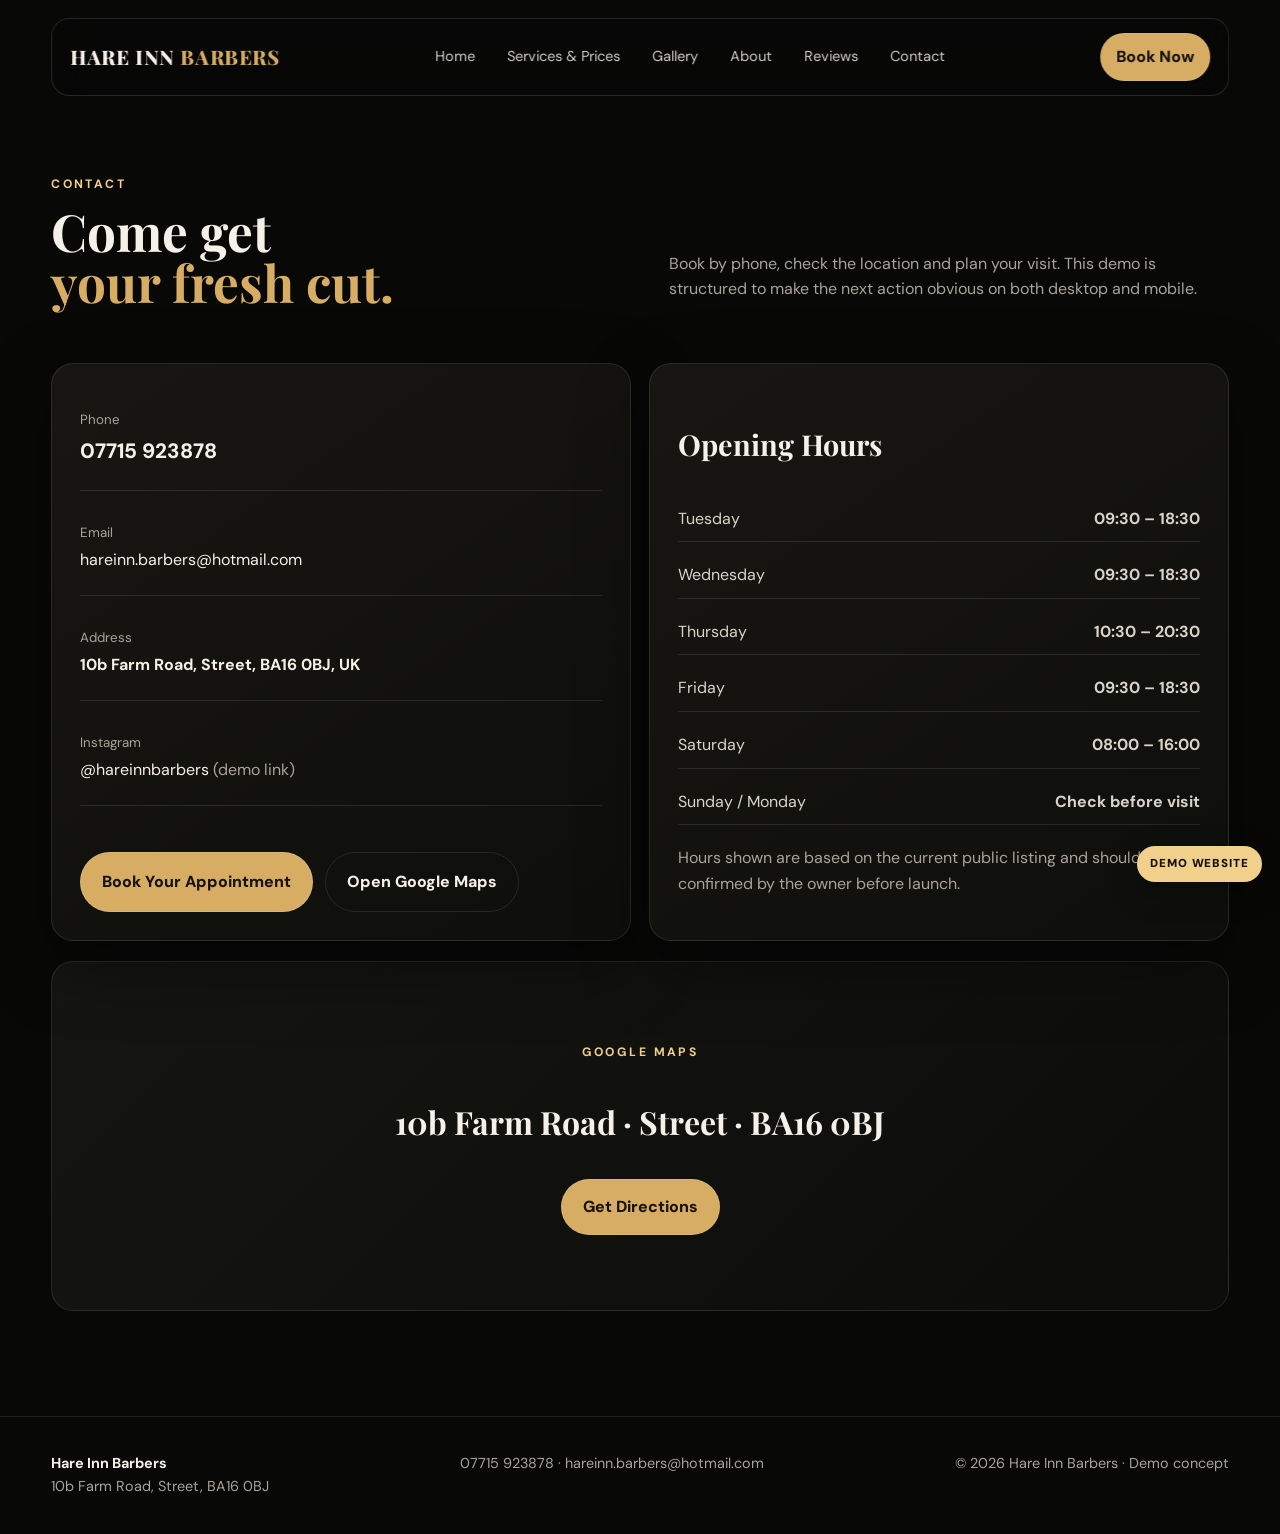
<file: contact.html>
<!doctype html><html lang="en"><head><meta charset="utf-8"><meta name="viewport" content="width=device-width,initial-scale=1"><title>Contact | Hare Inn Barbers</title><meta name="description" content="Hare Inn Barbers — premium barbering in Street, Somerset. Demo website concept."><link rel="stylesheet" href="style.css"></head><body><nav class="nav"><a class="brand" href="index.html">HARE INN <span>BARBERS</span></a><div class="links"><a href="index.html">Home</a><a href="services.html">Services & Prices</a><a href="gallery.html">Gallery</a><a href="about.html">About</a><a href="reviews.html">Reviews</a><a href="contact.html">Contact</a></div><a class="btn navcta" href="tel:+447715923878">Book Now</a></nav><a class="mobile-call" href="tel:+447715923878">☎ Call to Book · 07715 923878</a><div class="demo">DEMO WEBSITE</div>
<main><section class="section" style="padding-top:170px"><div class="container"><span class="eyebrow">Contact</span><div class="section-head"><div><h2>Come get<br><span style="color:#d6ad63">your fresh cut.</span></h2></div><p class="lead">Book by phone, check the location and plan your visit. This demo is structured to make the next action obvious on both desktop and mobile.</p></div><div class="grid two"><div class="card contact-card"><div class="contact-row"><small>Phone</small><a style="font-size:1.3rem;font-weight:800" href="tel:+447715923878">07715 923878</a></div><div class="contact-row"><small>Email</small><a href="mailto:hareinn.barbers@hotmail.com">hareinn.barbers@hotmail.com</a></div><div class="contact-row"><small>Address</small><strong>10b Farm Road, Street, BA16 0BJ, UK</strong></div><div class="contact-row"><small>Instagram</small><a href="https://www.instagram.com/" target="_blank">@hareinnbarbers <span class="muted">(demo link)</span></a></div><div class="actions"><a class="btn primary" href="tel:+447715923878">Book Your Appointment</a><a class="btn ghost" href="https://www.google.com/maps/search/?api=1&query=10b+Farm+Road+Street+BA16+0BJ+UK" target="_blank">Open Google Maps</a></div></div><div class="card"><h3 style="font-family:'Playfair Display';font-size:1.8rem">Opening Hours</h3><div class="hours"><div><span>Tuesday</span><strong>09:30 – 18:30</strong></div><div><span>Wednesday</span><strong>09:30 – 18:30</strong></div><div><span>Thursday</span><strong>10:30 – 20:30</strong></div><div><span>Friday</span><strong>09:30 – 18:30</strong></div><div><span>Saturday</span><strong>08:00 – 16:00</strong></div><div><span>Sunday / Monday</span><strong>Check before visit</strong></div></div><p class="muted" style="margin-top:20px">Hours shown are based on the current public listing and should be confirmed by the owner before launch.</p></div></div><div class="map" style="margin-top:20px"><div><span class="eyebrow">Google Maps</span><h3 style="font-family:'Playfair Display';font-size:2rem">10b Farm Road · Street · BA16 0BJ</h3><a class="btn primary" href="https://www.google.com/maps/search/?api=1&query=10b+Farm+Road+Street+BA16+0BJ+UK" target="_blank">Get Directions</a></div></div></div></section></main><footer><div class="container footerin"><div><strong style="color:#f6f1e8">Hare Inn Barbers</strong><br>10b Farm Road, Street, BA16 0BJ</div><div>07715 923878 · hareinn.barbers@hotmail.com</div><div>© 2026 Hare Inn Barbers · Demo concept</div></div></footer></body></html>
</file>
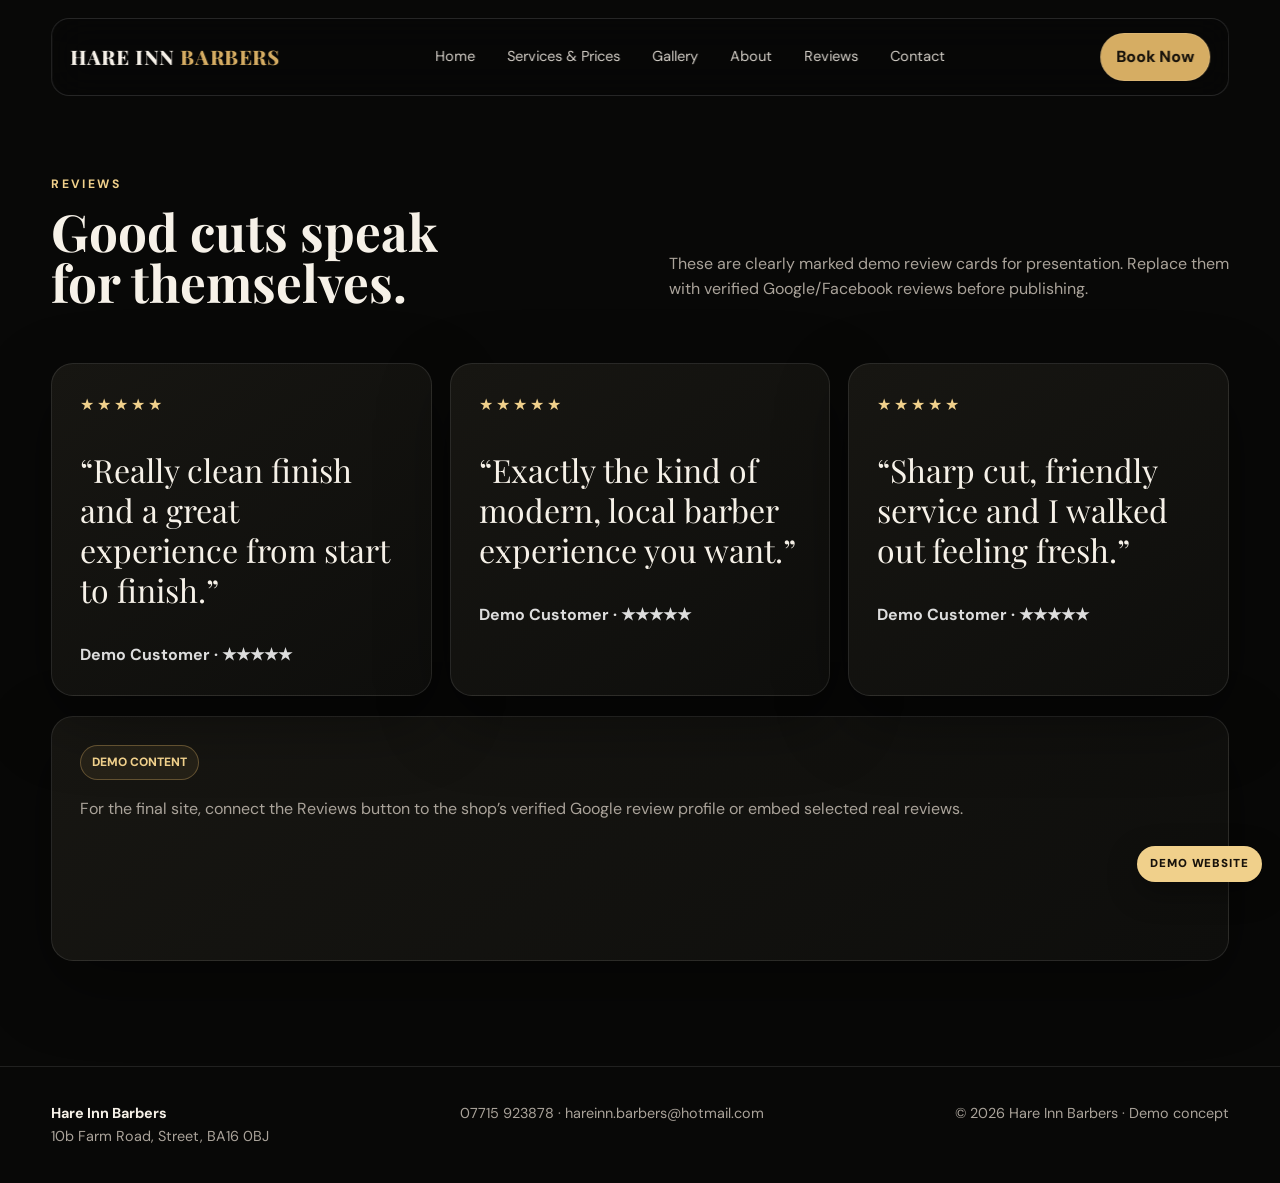
<file: reviews.html>
<!doctype html><html lang="en"><head><meta charset="utf-8"><meta name="viewport" content="width=device-width,initial-scale=1"><title>Reviews | Hare Inn Barbers</title><meta name="description" content="Hare Inn Barbers — premium barbering in Street, Somerset. Demo website concept."><link rel="stylesheet" href="style.css"></head><body><nav class="nav"><a class="brand" href="index.html">HARE INN <span>BARBERS</span></a><div class="links"><a href="index.html">Home</a><a href="services.html">Services & Prices</a><a href="gallery.html">Gallery</a><a href="about.html">About</a><a href="reviews.html">Reviews</a><a href="contact.html">Contact</a></div><a class="btn navcta" href="tel:+447715923878">Book Now</a></nav><a class="mobile-call" href="tel:+447715923878">☎ Call to Book · 07715 923878</a><div class="demo">DEMO WEBSITE</div>
<main><section class="section reviews" style="padding-top:170px"><div class="container"><span class="eyebrow">Reviews</span><div class="section-head"><h2>Good cuts speak<br>for themselves.</h2><p class="lead">These are clearly marked demo review cards for presentation. Replace them with verified Google/Facebook reviews before publishing.</p></div><div class="grid three"><div class="card"><div class="stars">★★★★★</div><p class="quote">“Really clean finish and a great experience from start to finish.”</p><div class="reviewer">Demo Customer · ★★★★★</div></div><div class="card"><div class="stars">★★★★★</div><p class="quote">“Exactly the kind of modern, local barber experience you want.”</p><div class="reviewer">Demo Customer · ★★★★★</div></div><div class="card"><div class="stars">★★★★★</div><p class="quote">“Sharp cut, friendly service and I walked out feeling fresh.”</p><div class="reviewer">Demo Customer · ★★★★★</div></div></div><div class="card" style="margin-top:20px"><span class="badge">DEMO CONTENT</span><p class="muted">For the final site, connect the Reviews button to the shop’s verified Google review profile or embed selected real reviews.</p></div></div></section></main><footer><div class="container footerin"><div><strong style="color:#f6f1e8">Hare Inn Barbers</strong><br>10b Farm Road, Street, BA16 0BJ</div><div>07715 923878 · hareinn.barbers@hotmail.com</div><div>© 2026 Hare Inn Barbers · Demo concept</div></div></footer></body></html>
</file>
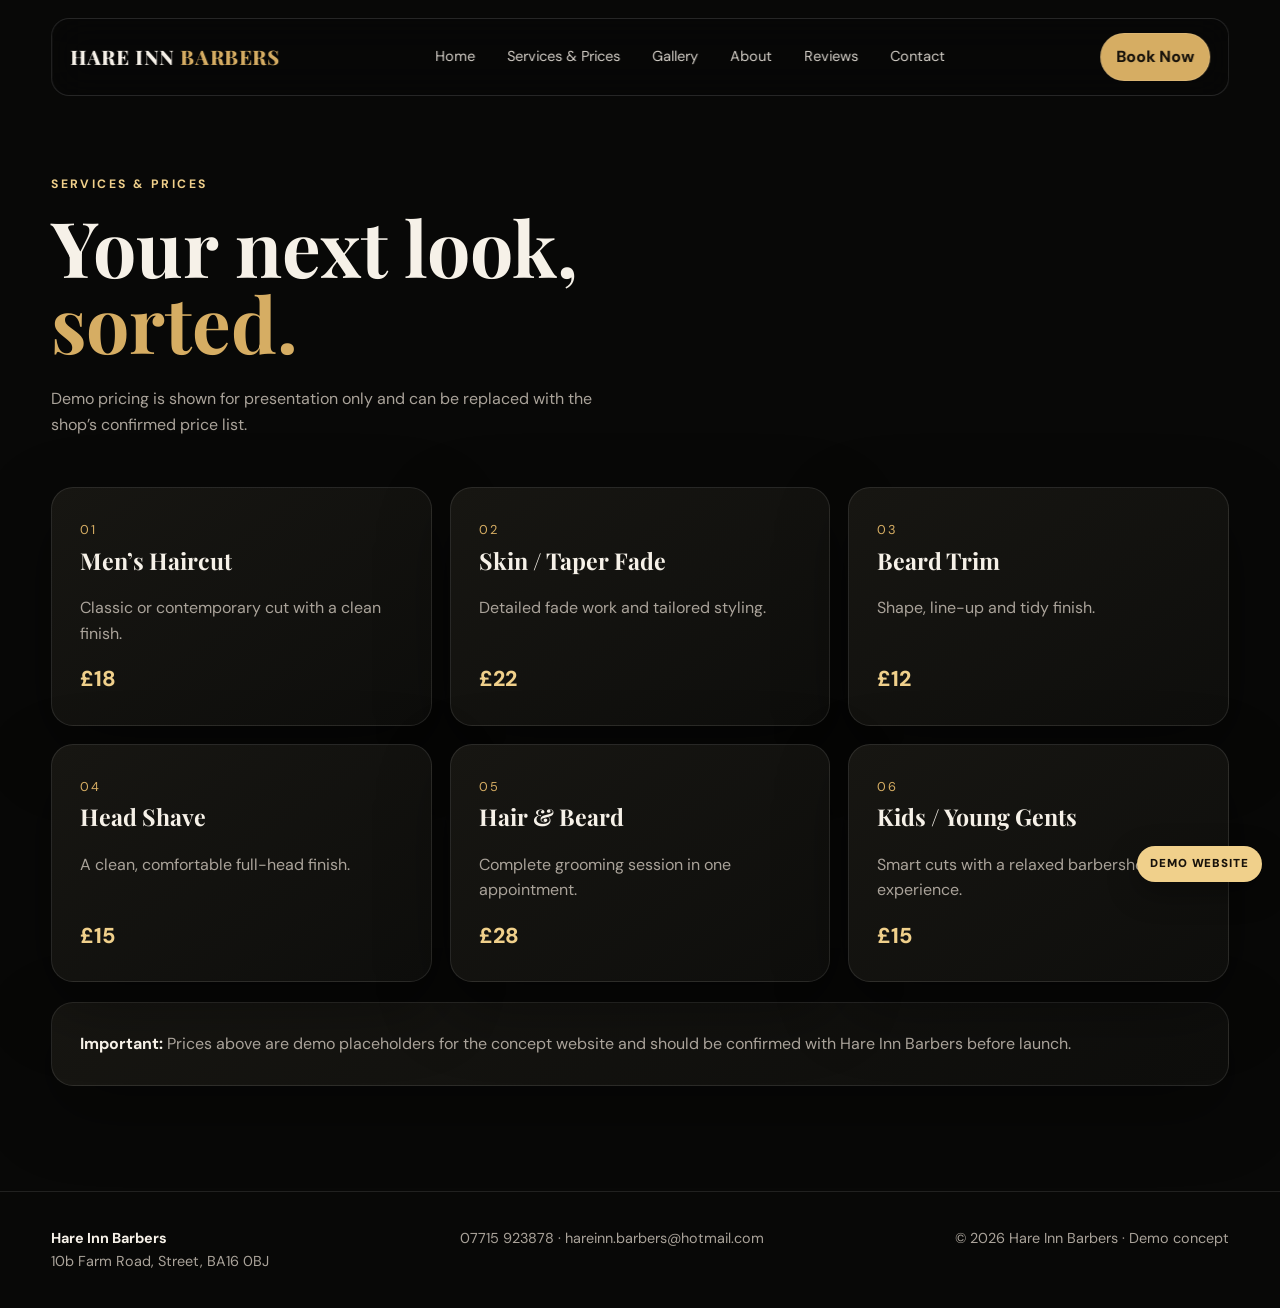
<file: services.html>
<!doctype html><html lang="en"><head><meta charset="utf-8"><meta name="viewport" content="width=device-width,initial-scale=1"><title>Services & Prices | Hare Inn Barbers</title><meta name="description" content="Hare Inn Barbers — premium barbering in Street, Somerset. Demo website concept."><link rel="stylesheet" href="style.css"></head><body><nav class="nav"><a class="brand" href="index.html">HARE INN <span>BARBERS</span></a><div class="links"><a href="index.html">Home</a><a href="services.html">Services & Prices</a><a href="gallery.html">Gallery</a><a href="about.html">About</a><a href="reviews.html">Reviews</a><a href="contact.html">Contact</a></div><a class="btn navcta" href="tel:+447715923878">Book Now</a></nav><a class="mobile-call" href="tel:+447715923878">☎ Call to Book · 07715 923878</a><div class="demo">DEMO WEBSITE</div>
<main><section class="section" style="padding-top:170px"><div class="container"><span class="eyebrow">Services & prices</span><h1 style="font-family:'Playfair Display';font-size:clamp(3rem,6vw,5.5rem);line-height:1;margin:12px 0 25px">Your next look,<br><span style="color:#d6ad63">sorted.</span></h1><p class="lead">Demo pricing is shown for presentation only and can be replaced with the shop’s confirmed price list.</p><div class="grid three" style="margin-top:50px"><div class="card service-card"><div><span class="number">01</span><h3>Men’s Haircut</h3><p class="muted">Classic or contemporary cut with a clean finish.</p></div><div class="price">£18</div></div><div class="card service-card"><div><span class="number">02</span><h3>Skin / Taper Fade</h3><p class="muted">Detailed fade work and tailored styling.</p></div><div class="price">£22</div></div><div class="card service-card"><div><span class="number">03</span><h3>Beard Trim</h3><p class="muted">Shape, line-up and tidy finish.</p></div><div class="price">£12</div></div><div class="card service-card"><div><span class="number">04</span><h3>Head Shave</h3><p class="muted">A clean, comfortable full-head finish.</p></div><div class="price">£15</div></div><div class="card service-card"><div><span class="number">05</span><h3>Hair & Beard</h3><p class="muted">Complete grooming session in one appointment.</p></div><div class="price">£28</div></div><div class="card service-card"><div><span class="number">06</span><h3>Kids / Young Gents</h3><p class="muted">Smart cuts with a relaxed barbershop experience.</p></div><div class="price">£15</div></div></div><div class="card" style="margin-top:20px"><strong>Important:</strong> <span class="muted">Prices above are demo placeholders for the concept website and should be confirmed with Hare Inn Barbers before launch.</span></div></div></section></main><footer><div class="container footerin"><div><strong style="color:#f6f1e8">Hare Inn Barbers</strong><br>10b Farm Road, Street, BA16 0BJ</div><div>07715 923878 · hareinn.barbers@hotmail.com</div><div>© 2026 Hare Inn Barbers · Demo concept</div></div></footer></body></html>
</file>
<file: style.css>
@import url('https://fonts.googleapis.com/css2?family=DM+Sans:wght@400;500;600;700&family=Playfair+Display:wght@600;700;800&display=swap');
:root{--bg:#080807;--panel:#11110f;--panel2:#171613;--text:#f6f1e8;--muted:#aaa39a;--gold:#d6ad63;--gold2:#f0d08b;--line:rgba(255,255,255,.1);--shadow:0 24px 70px rgba(0,0,0,.4)}*{box-sizing:border-box}html{scroll-behavior:smooth}body{margin:0;background:var(--bg);color:var(--text);font-family:'DM Sans',sans-serif;line-height:1.6}a{color:inherit;text-decoration:none}img{display:block;width:100%;object-fit:cover}.container{width:min(1180px,92%);margin:auto}.nav{position:fixed;z-index:50;top:18px;left:50%;transform:translateX(-50%);width:min(1180px,92%);padding:14px 18px;border:1px solid rgba(255,255,255,.13);background:rgba(8,8,7,.72);backdrop-filter:blur(18px);border-radius:18px;display:flex;align-items:center;justify-content:space-between}.brand{font-family:'Playfair Display',serif;font-size:1.25rem;font-weight:800;letter-spacing:.03em}.brand span{color:var(--gold)}.links{display:flex;gap:6px}.links a{padding:9px 13px;color:#d5d0c8;font-size:.9rem;border-radius:10px}.links a:hover,.links a.active{background:rgba(214,173,99,.12);color:var(--gold2)}.navcta{background:var(--gold);color:#17120b!important;font-weight:800;padding:10px 15px!important}.hero{min-height:92vh;position:relative;display:grid;align-items:end;overflow:hidden;background:linear-gradient(90deg,rgba(5,5,4,.9) 0%,rgba(5,5,4,.55) 45%,rgba(5,5,4,.25) 100%),url('https://images.unsplash.com/photo-1621605815971-fbc98d665033?auto=format&fit=crop&w=2200&q=88') center/cover}.hero:after{content:'';position:absolute;inset:auto 0 0;height:35%;background:linear-gradient(transparent,var(--bg))}.hero-content{position:relative;z-index:2;padding:160px 0 100px;max-width:760px}.eyebrow{text-transform:uppercase;letter-spacing:.2em;font-size:.76rem;color:var(--gold2);font-weight:700}.hero h1{font-family:'Playfair Display',serif;font-size:clamp(3.2rem,7vw,6.8rem);line-height:.96;margin:18px 0 22px;letter-spacing:-.04em}.hero p{font-size:1.08rem;color:#d0cbc2;max-width:600px}.actions{display:flex;gap:12px;flex-wrap:wrap;margin-top:32px}.btn{display:inline-flex;align-items:center;justify-content:center;padding:14px 21px;border-radius:999px;font-weight:800;border:1px solid var(--line);transition:.25s}.btn.primary{background:var(--gold);color:#17120b}.btn.primary:hover{background:var(--gold2);transform:translateY(-2px)}.btn.ghost:hover{border-color:var(--gold);color:var(--gold2)}.section{padding:105px 0}.section.dark{background:#0d0d0b}.section-head{display:flex;justify-content:space-between;gap:30px;align-items:end;margin-bottom:45px}.section h2{font-family:'Playfair Display',serif;font-size:clamp(2.2rem,4vw,4rem);line-height:1;margin:10px 0}.lead{color:var(--muted);max-width:560px}.grid{display:grid;gap:18px}.three{grid-template-columns:repeat(3,1fr)}.two{grid-template-columns:repeat(2,1fr)}.card{background:linear-gradient(145deg,#171612,#0e0e0c);border:1px solid var(--line);border-radius:22px;padding:28px;box-shadow:var(--shadow)}.service-card{min-height:215px;display:flex;flex-direction:column;justify-content:space-between}.service-card h3{font-family:'Playfair Display',serif;font-size:1.45rem;margin:0}.price{font-size:1.35rem;color:var(--gold2);font-weight:800}.muted{color:var(--muted)}.number{color:var(--gold);font-size:.8rem;letter-spacing:.14em}.image-card{border-radius:22px;overflow:hidden;border:1px solid var(--line);min-height:390px;position:relative}.image-card img{height:100%;transition:.5s}.image-card:hover img{transform:scale(1.04)}.image-card span{position:absolute;bottom:18px;left:18px;background:rgba(8,8,7,.75);backdrop-filter:blur(10px);padding:8px 12px;border-radius:999px;font-size:.8rem}.split{display:grid;grid-template-columns:1.05fr .95fr;gap:55px;align-items:center}.photo{border-radius:28px;overflow:hidden;border:1px solid var(--line);box-shadow:var(--shadow)}.photo img{min-height:520px}.quote{font-family:'Playfair Display',serif;font-size:2rem;line-height:1.25}.reviews .card{min-height:245px}.stars{color:var(--gold2);letter-spacing:3px}.reviewer{margin-top:22px;color:#ddd;font-weight:700}.hours{display:grid;gap:10px}.hours div{display:flex;justify-content:space-between;border-bottom:1px solid var(--line);padding:10px 0;color:#d9d4cb}.map{min-height:350px;border-radius:22px;overflow:hidden;border:1px solid var(--line);background:linear-gradient(135deg,#151511,#0c0c0b);display:flex;align-items:center;justify-content:center;text-align:center;padding:30px}.contact-card{display:grid;gap:14px}.contact-row{padding:17px 0;border-bottom:1px solid var(--line)}.contact-row small{display:block;color:var(--muted);margin-bottom:4px}.demo{position:fixed;right:18px;bottom:18px;z-index:60;background:#f0d08b;color:#17120b;padding:9px 13px;border-radius:999px;font-size:.72rem;font-weight:900;letter-spacing:.08em;box-shadow:0 10px 30px rgba(0,0,0,.35)}footer{padding:35px 0;border-top:1px solid var(--line);color:var(--muted);font-size:.9rem}.footerin{display:flex;justify-content:space-between;gap:20px}.mobile-call{display:none}.gallery{grid-template-columns:repeat(12,1fr)}.gallery .g{min-height:260px}.gallery .g:nth-child(1),.gallery .g:nth-child(4){grid-column:span 7}.gallery .g:nth-child(2),.gallery .g:nth-child(3){grid-column:span 5}.gallery .g:nth-child(5){grid-column:span 12}.gallery .g img{height:100%}.badge{display:inline-block;padding:7px 11px;border:1px solid rgba(214,173,99,.35);border-radius:999px;color:var(--gold2);font-size:.75rem;font-weight:800;background:rgba(214,173,99,.08)}@media(max-width:800px){.links{display:none}.nav{top:10px}.hero{min-height:88vh}.hero-content{padding:130px 0 80px}.three,.two,.split{grid-template-columns:1fr}.section{padding:75px 0}.section-head{display:block}.gallery{display:grid;grid-template-columns:1fr 1fr}.gallery .g,.gallery .g:nth-child(1),.gallery .g:nth-child(2),.gallery .g:nth-child(3),.gallery .g:nth-child(4),.gallery .g:nth-child(5){grid-column:span 1}.gallery .g:last-child{grid-column:span 2}.photo img{min-height:380px}.mobile-call{display:flex;position:fixed;bottom:16px;left:50%;transform:translateX(-50%);z-index:55;background:var(--gold);color:#17120b;padding:13px 22px;border-radius:999px;font-weight:900;box-shadow:0 15px 40px rgba(0,0,0,.5)}.footerin{display:block}.footerin>*{margin:8px 0}}
</file>
